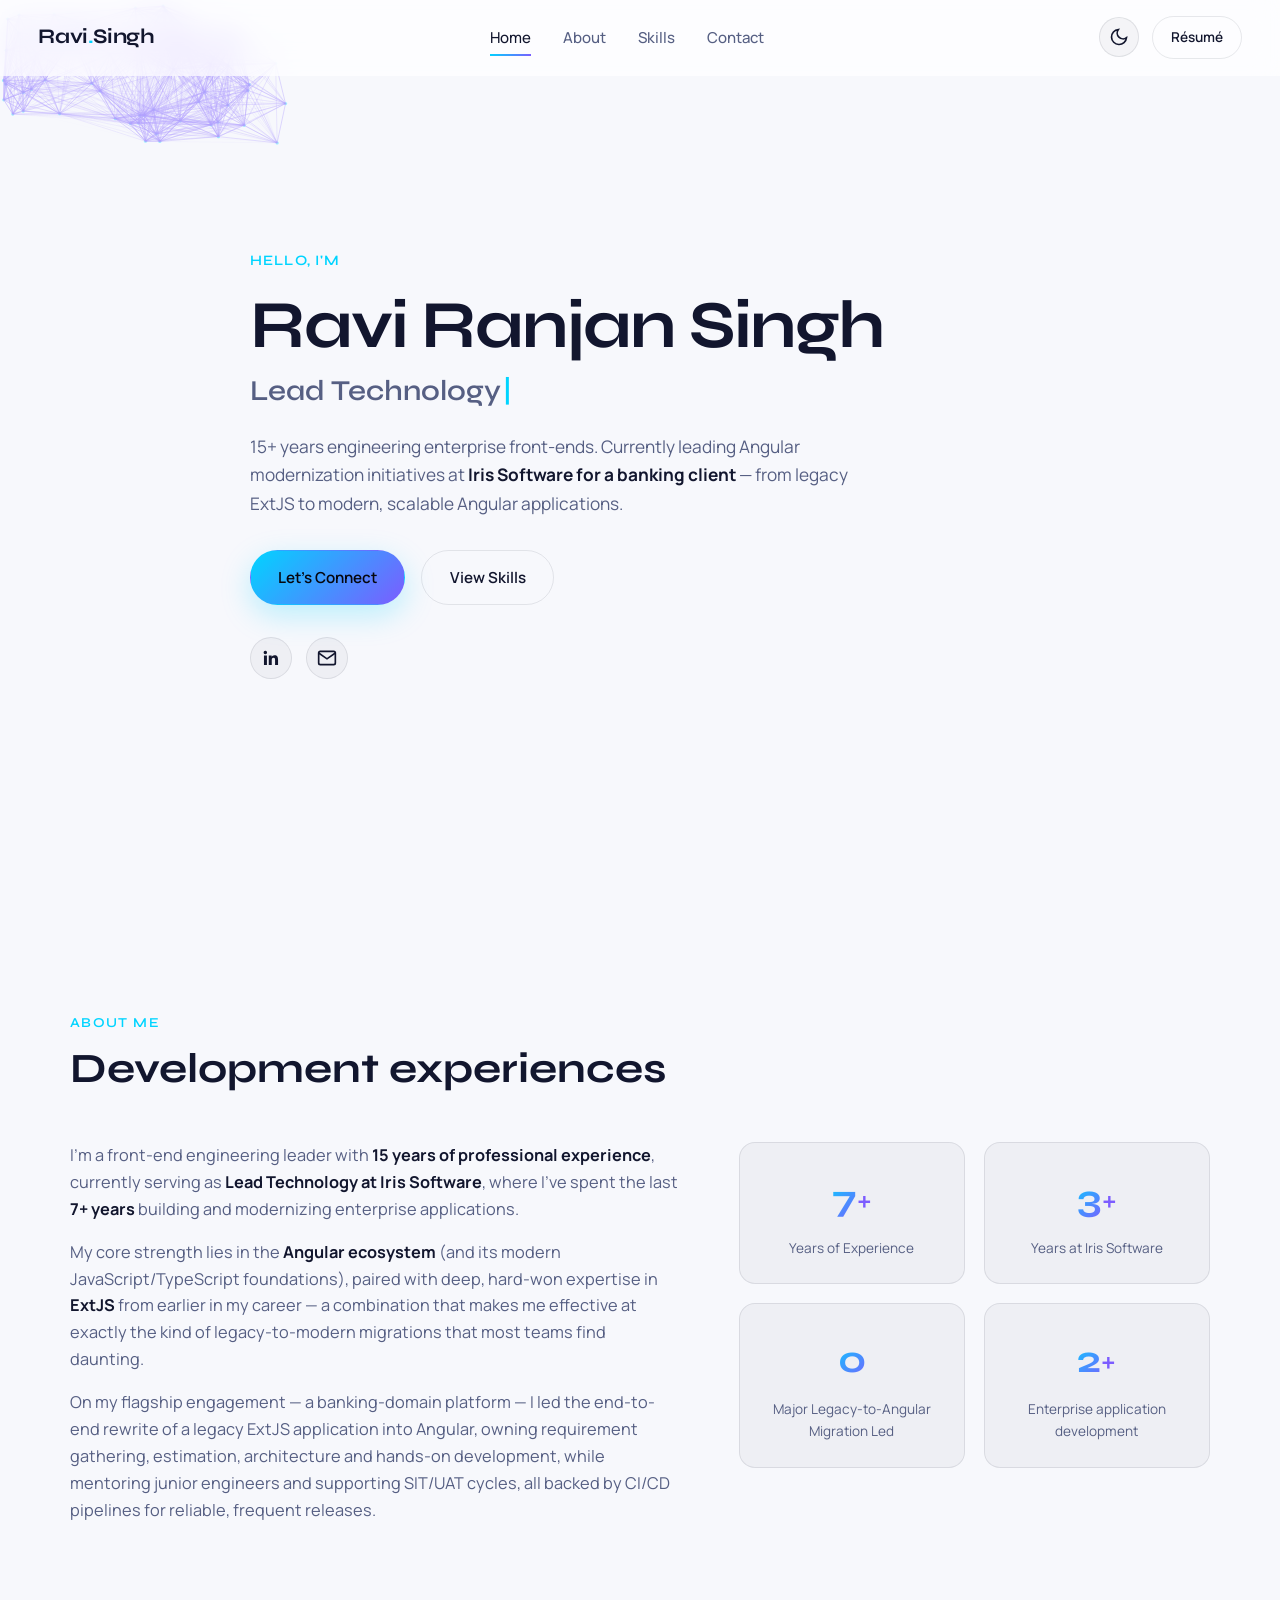
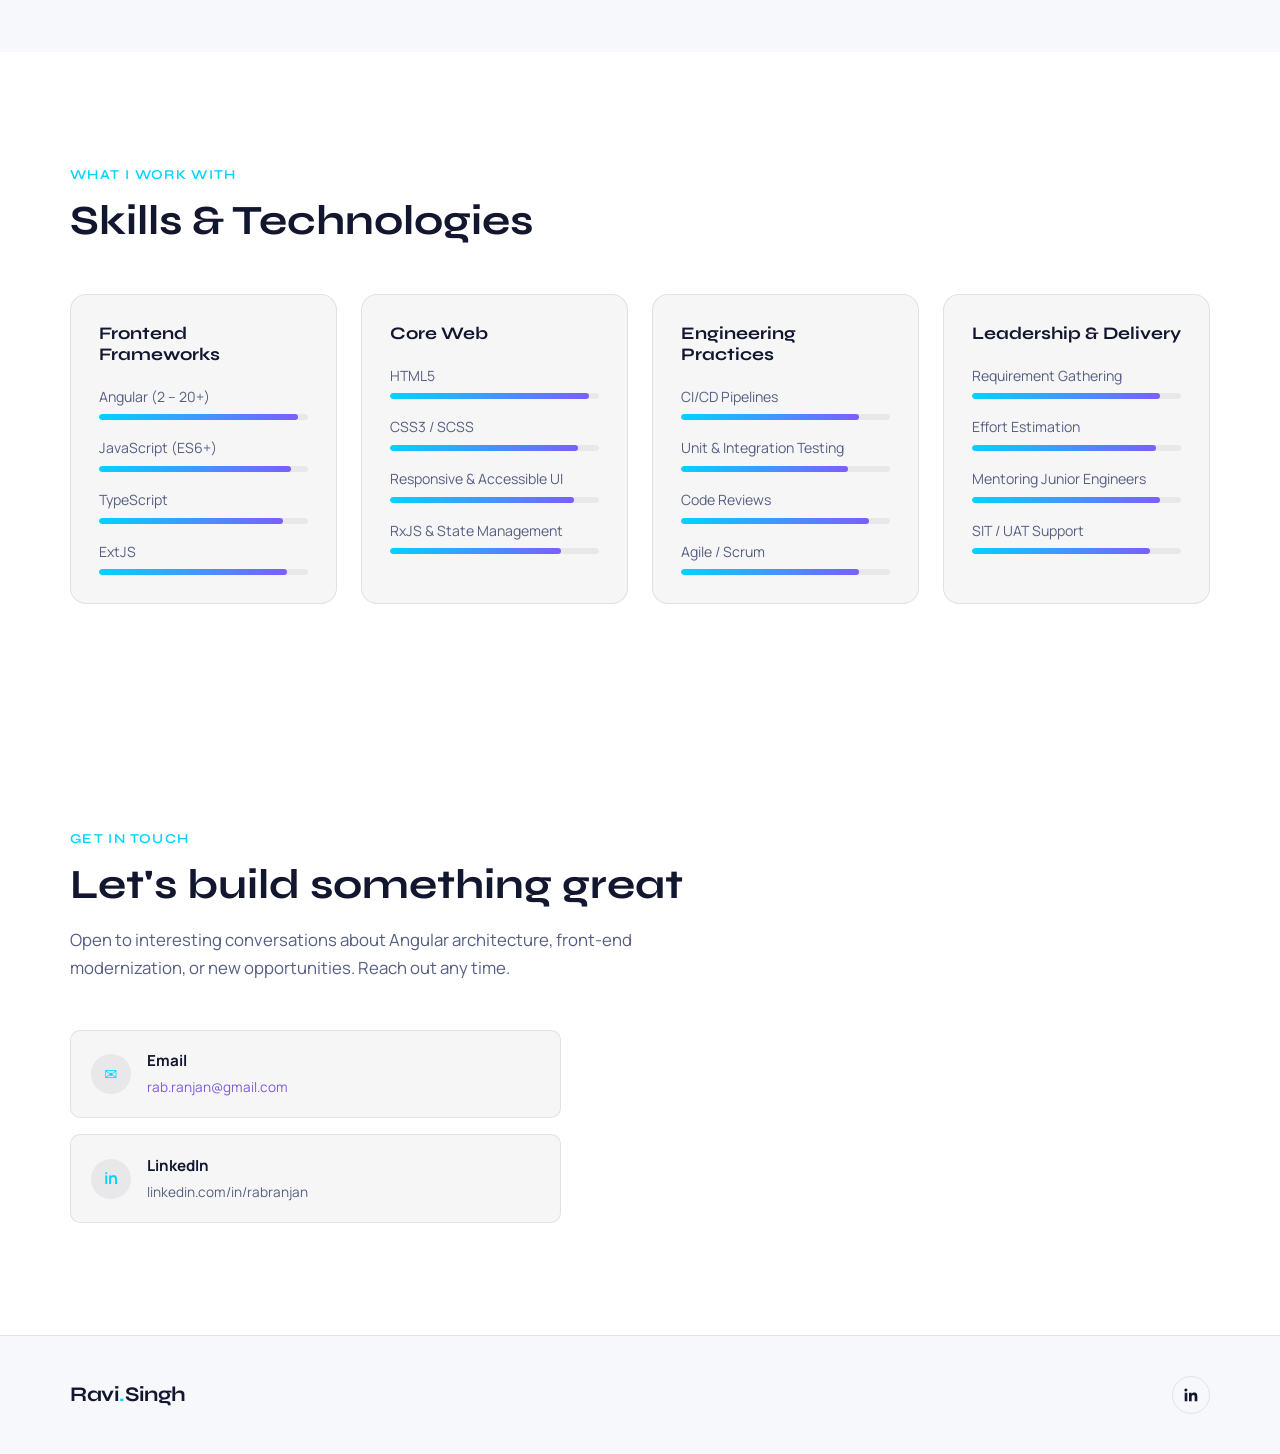
<file: index.html>
<!DOCTYPE html>
<html lang="en">
<head>
  <meta charset="UTF-8" />
  <meta name="viewport" content="width=device-width, initial-scale=1.0" />
  <title>Ravi Ranjan Singh | Lead Technology &amp; Angular Architect</title>
  <meta name="description" content="Ravi Ranjan Singh — Lead Technology at Iris Software. 15+ years building enterprise front-end applications with Angular, JavaScript and ExtJS." />
  <meta name="theme-color" content="#0a0e27" />

  <!-- Open Graph -->
  <meta property="og:title" content="Ravi Ranjan Singh | Lead Technology & Angular Architect" />
  <meta property="og:description" content="15+ years of front-end engineering leadership. Angular, JavaScript, ExtJS, CI/CD." />
  <meta property="og:type" content="website" />
  <meta property="og:url" content="https://www.raviranjansingh.in" />

  <link rel="icon" href="assets-new/favicon.svg" type="image/svg+xml" />
  <link rel="preconnect" href="https://fonts.googleapis.com" />
  <link rel="preconnect" href="https://fonts.gstatic.com" crossorigin />
  <link href="https://fonts.googleapis.com/css2?family=Syne:wght@600;700;800&family=Manrope:wght@400;500;600;700;800&display=swap" rel="stylesheet" />
  <link rel="stylesheet" href="css-new/style.css" />
</head>
<body>

  <!-- ================= PRELOADER ================= -->
  <div id="preloader" aria-hidden="true">
    <div class="loader-mark">RRS</div>
  </div>

  <!-- ================= SKIP LINK ================= -->
  <a class="skip-link" href="#main">Skip to content</a>

  <!-- ================= NAVBAR ================= -->
  <header class="navbar" id="navbar">
    <nav class="nav-container" aria-label="Primary">
      <a href="#home" class="logo">Ravi<span>.</span>Singh</a>

      <ul class="nav-links" id="navLinks">
        <li><a href="#home" class="nav-link active-link">Home</a></li>
        <li><a href="#about" class="nav-link">About</a></li>
        <li><a href="#skills" class="nav-link">Skills</a></li>
        <!-- <li><a href="#experience" class="nav-link">Experience</a></li>
        <li><a href="#projects" class="nav-link">Projects</a></li>
        <li><a href="#education" class="nav-link">Education</a></li> -->
        <li><a href="#contact" class="nav-link">Contact</a></li>
      </ul>

      <div class="nav-actions">
        <button id="themeToggle" class="icon-btn" aria-label="Toggle dark / light theme" title="Toggle theme">
          <svg class="icon-sun" width="20" height="20" viewBox="0 0 24 24" fill="none" stroke="currentColor" stroke-width="2"><circle cx="12" cy="12" r="4"/><path d="M12 2v2M12 20v2M4.93 4.93l1.41 1.41M17.66 17.66l1.41 1.41M2 12h2M20 12h2M6.34 17.66l-1.41 1.41M19.07 4.93l-1.41 1.41"/></svg>
          <svg class="icon-moon" width="20" height="20" viewBox="0 0 24 24" fill="none" stroke="currentColor" stroke-width="2"><path d="M21 12.79A9 9 0 1 1 11.21 3 7 7 0 0 0 21 12.79z"/></svg>
        </button>
        <a href="assets-new/resume.pdf" class="btn btn-outline btn-small" download>Résumé</a>
        <button class="hamburger" id="hamburger" aria-label="Open menu" aria-expanded="false" aria-controls="navLinks">
          <span></span><span></span><span></span>
        </button>
      </div>
    </nav>
  </header>

  <main id="main">

    <!-- ================= HERO ================= -->
    <section id="home" class="hero">
      <canvas id="particles" aria-hidden="true"></canvas>
      <div class="hero-inner container">
        <p class="eyebrow reveal" data-reveal>Hello, I'm</p>
        <h1 class="hero-name reveal" data-reveal>Ravi Ranjan Singh</h1>
        <h2 class="hero-role reveal" data-reveal>
          <span id="typedRole">Lead Technology</span><span class="cursor">|</span>
        </h2>
        <p class="hero-summary reveal" data-reveal>
          15+ years engineering enterprise front-ends. Currently leading Angular modernization
          initiatives at <strong>Iris Software for a banking client</strong> — from legacy ExtJS to modern, scalable Angular applications.
        </p>
        <div class="hero-cta reveal" data-reveal>
          <a href="#contact" class="btn btn-primary">Let's Connect</a>
          <a href="#skills" class="btn btn-outline">View Skills</a>
        </div>
        <div class="hero-socials reveal" data-reveal>
          <a href="https://www.linkedin.com/in/rabranjan/" target="_blank" rel="noopener noreferrer" aria-label="LinkedIn profile">
            <svg width="20" height="20" viewBox="0 0 24 24" fill="currentColor"><path d="M20.45 20.45h-3.56v-5.57c0-1.33-.03-3.04-1.85-3.04-1.86 0-2.14 1.45-2.14 2.94v5.67H9.34V9h3.42v1.56h.05c.48-.9 1.64-1.85 3.38-1.85 3.6 0 4.27 2.37 4.27 5.46v6.28zM5.34 7.43a2.07 2.07 0 1 1 0-4.13 2.07 2.07 0 0 1 0 4.13zM7.12 20.45H3.56V9h3.56v11.45z"/></svg>
          </a>
          <a href="mailto:your.email@example.com" aria-label="Send an email">
            <svg width="20" height="20" viewBox="0 0 24 24" fill="none" stroke="currentColor" stroke-width="2"><path d="M4 4h16v16H4z" opacity="0"/><path d="M22 6c0-1.1-.9-2-2-2H4a2 2 0 0 0-2 2v12a2 2 0 0 0 2 2h16a2 2 0 0 0 2-2V6z"/><path d="m22 6-10 7L2 6"/></svg>
          </a>
        </div>
        <a href="#about" class="scroll-cue" aria-label="Scroll to About section">
          <span></span>
        </a>
      </div>
    </section>

    <!-- ================= ABOUT ================= -->
    <section id="about" class="section">
      <div class="container">
        <p class="section-tag reveal" data-reveal>About Me</p>
        <h2 class="section-title reveal" data-reveal>Development experiences</h2>

        <div class="about-grid">
          <div class="about-text reveal" data-reveal>
            <p>
              I'm a front-end engineering leader with <strong>15 years of professional experience</strong>,
              currently serving as <strong>Lead Technology at Iris Software</strong>, where I've spent the
              last <strong>7+ years</strong> building and modernizing enterprise applications.
            </p>
            <p>
              My core strength lies in the <strong>Angular ecosystem</strong> (and its modern JavaScript/TypeScript
              foundations), paired with deep, hard-won expertise in <strong>ExtJS</strong> from earlier in my career —
              a combination that makes me effective at exactly the kind of legacy-to-modern migrations that
              most teams find daunting.
            </p>
            <p>
              On my flagship engagement — a banking-domain platform — I led the end-to-end rewrite of a
              legacy ExtJS application into Angular, owning requirement gathering, estimation, architecture
              and hands-on development, while mentoring junior engineers and supporting SIT/UAT cycles,
              all backed by CI/CD pipelines for reliable, frequent releases.
            </p>
            <!-- <p class="placeholder-note">
              [Placeholder: add a line or two about your personal mission/interests — e.g. what drew you to
              front-end engineering, or what you enjoy outside of work.]
            </p> -->
          </div>

          <div class="about-stats reveal" data-reveal>
            <div class="stat-card">
              <span class="stat-number" data-count="15">0</span><span class="stat-suffix">+</span>
              <span class="stat-label">Years of Experience</span>
            </div>
            <div class="stat-card">
              <span class="stat-number" data-count="7">0</span><span class="stat-suffix">+</span>
              <span class="stat-label">Years at Iris Software</span>
            </div>
            <div class="stat-card">
              <span class="stat-number" data-count="1">0</span><span class="stat-suffix"></span>
              <span class="stat-label">Major Legacy-to-Angular Migration Led</span>
            </div>
            <div class="stat-card">
              <span class="stat-number" data-count="5">0</span><span class="stat-suffix">+</span>
              <span class="stat-label">Enterprise application development</span>
            </div>
          </div>
        </div>
      </div>
    </section>

    <!-- ================= SKILLS ================= -->
    <section id="skills" class="section section-alt">
      <div class="container">
        <p class="section-tag reveal" data-reveal>What I Work With</p>
        <h2 class="section-title reveal" data-reveal>Skills &amp; Technologies</h2>

        <div class="skills-grid">

          <div class="skill-card reveal" data-reveal>
            <h3>Frontend Frameworks</h3>
            <ul class="skill-bars">
              <li><span>Angular (2 – 20+)</span><div class="bar"><i style="--w:95%"></i></div></li>
              <li><span>JavaScript (ES6+)</span><div class="bar"><i style="--w:92%"></i></div></li>
              <li><span>TypeScript</span><div class="bar"><i style="--w:88%"></i></div></li>
              <li><span>ExtJS</span><div class="bar"><i style="--w:90%"></i></div></li>
            </ul>
          </div>

          <div class="skill-card reveal" data-reveal>
            <h3>Core Web</h3>
            <ul class="skill-bars">
              <li><span>HTML5</span><div class="bar"><i style="--w:95%"></i></div></li>
              <li><span>CSS3 / SCSS</span><div class="bar"><i style="--w:90%"></i></div></li>
              <li><span>Responsive &amp; Accessible UI</span><div class="bar"><i style="--w:88%"></i></div></li>
              <li><span>RxJS &amp; State Management</span><div class="bar"><i style="--w:82%"></i></div></li>
            </ul>
          </div>

          <div class="skill-card reveal" data-reveal>
            <h3>Engineering Practices</h3>
            <ul class="skill-bars">
              <li><span>CI/CD Pipelines</span><div class="bar"><i style="--w:85%"></i></div></li>
              <li><span>Unit &amp; Integration Testing</span><div class="bar"><i style="--w:80%"></i></div></li>
              <li><span>Code Reviews</span><div class="bar"><i style="--w:90%"></i></div></li>
              <li><span>Agile / Scrum</span><div class="bar"><i style="--w:85%"></i></div></li>
            </ul>
          </div>

          <div class="skill-card reveal" data-reveal>
            <h3>Leadership &amp; Delivery</h3>
            <ul class="skill-bars">
              <li><span>Requirement Gathering</span><div class="bar"><i style="--w:90%"></i></div></li>
              <li><span>Effort Estimation</span><div class="bar"><i style="--w:88%"></i></div></li>
              <li><span>Mentoring Junior Engineers</span><div class="bar"><i style="--w:90%"></i></div></li>
              <li><span>SIT / UAT Support</span><div class="bar"><i style="--w:85%"></i></div></li>
            </ul>
          </div>

        </div>
      </div>
    </section>

    <!-- ================= EXPERIENCE ================= -->
    <!-- <section id="experience" class="section">
      <div class="container">
        <p class="section-tag reveal" data-reveal>Career Path</p>
        <h2 class="section-title reveal" data-reveal>Experience</h2>

        <div class="timeline">
          <div class="timeline-item reveal" data-reveal>
            <div class="timeline-dot"></div>
            <div class="timeline-content">
              <span class="timeline-date">2019 &mdash; Present &middot; 7+ yrs</span>
              <h3>Lead Technology</h3>
              <h4>Iris Software</h4>
              <p>
                Leading front-end architecture and delivery for a banking-domain platform, including a
                ground-up rewrite of a legacy ExtJS application into Angular. Responsible for requirement
                gathering, estimation, hands-on development, mentoring junior developers, and supporting
                SIT/UAT cycles &mdash; all delivered through CI/CD pipelines.
              </p>
              <div class="tags">
                <span>Angular</span><span>JavaScript</span><span>ExtJS</span><span>CI/CD</span><span>Mentoring</span>
              </div>
            </div>
          </div>

          <div class="timeline-item reveal" data-reveal>
            <div class="timeline-dot"></div>
            <div class="timeline-content placeholder-block">
              <span class="timeline-date">2011 &mdash; 2019 &middot; ~8 yrs</span>
              <h3 class="placeholder-note">[Placeholder: Your Earlier Job Title]</h3>
              <h4 class="placeholder-note">[Placeholder: Company Name]</h4>
              <p class="placeholder-note">
                [Placeholder: Add details of your earlier roles here &mdash; e.g. ExtJS development,
                the products you built, and any notable achievements before joining Iris Software.]
              </p>
              <div class="tags">
                <span class="placeholder-note">ExtJS</span><span class="placeholder-note">JavaScript</span>
              </div>
            </div>
          </div>
        </div>
      </div>
    </section> -->

    <!-- ================= FEATURED PROJECT ================= -->
    <!-- <section id="projects" class="section section-alt">
      <div class="container">
        <p class="section-tag reveal" data-reveal>Featured Work</p>
        <h2 class="section-title reveal" data-reveal>Projects</h2>

        <div class="project-card reveal" data-reveal>
          <div class="project-info">
            <span class="project-tag">Banking Domain &middot; Legacy Modernization</span>
            <h3>ExtJS &rarr; Angular Platform Rewrite</h3>
            <p>
              Led the end-to-end modernization of a mission-critical banking application from legacy ExtJS
              to a modern Angular front-end. Owned the technical roadmap from requirement gathering and
              estimation through to development, mentoring the delivery team and supporting SIT/UAT,
              with CI/CD pipelines enabling frequent, reliable releases.
            </p>
            <ul class="project-points">
              <li>Directed migration strategy from ExtJS to Angular for a large-scale banking application</li>
              <li>Owned requirement gathering &amp; effort estimation with business stakeholders</li>
              <li>Mentored junior developers on Angular best practices and code quality</li>
              <li>Supported SIT/UAT cycles, coordinating fixes through CI/CD pipelines</li>
              <li class="placeholder-note">[Placeholder: add a measurable outcome, e.g. "cut page load time by X%" or "reduced production defects by Y%"]</li>
            </ul>
            <div class="tags">
              <span>Angular</span><span>ExtJS</span><span>TypeScript</span><span>CI/CD</span><span>Banking Domain</span>
            </div>
          </div>
        </div>

        <p class="placeholder-note center-note">
          [Placeholder: Add more project cards here for other work you'd like to showcase —
          duplicate the .project-card block in index.html.]
        </p>
      </div>
    </section> -->

    <!-- ================= EDUCATION ================= -->
    <!-- <section id="education" class="section">
      <div class="container">
        <p class="section-tag reveal" data-reveal>Background</p>
        <h2 class="section-title reveal" data-reveal>Education &amp; Certifications</h2>

        <div class="edu-grid">
          <div class="edu-card reveal" data-reveal>
            <h3 class="placeholder-note">[Placeholder: Degree Name]</h3>
            <p class="placeholder-note">[Placeholder: Institution Name &middot; Year]</p>
          </div>
          <div class="edu-card reveal" data-reveal>
            <h3 class="placeholder-note">[Placeholder: Certification Name]</h3>
            <p class="placeholder-note">[Placeholder: Issuing Body &middot; Year]</p>
          </div>
        </div>
      </div>
    </section> -->

    <!-- ================= CONTACT ================= -->
    <section id="contact" class="section section-alt">
      <div class="container">
        <p class="section-tag reveal" data-reveal>Get In Touch</p>
        <h2 class="section-title reveal" data-reveal>Let's build something great</h2>
        <p class="section-subtitle reveal" data-reveal>
          Open to interesting conversations about Angular architecture, front-end modernization,
          or new opportunities. Reach out any time.
        </p>

        <div class="contact-grid">
          <div class="contact-info reveal" data-reveal>
            <a class="contact-item" href="mailto:rab.ranjan@gmail.com">
              <span class="contact-icon">✉</span>
              <span>
                <strong>Email</strong>
                <em class="placeholder-note">rab.ranjan@gmail.com</em>
              </span>
            </a>
            <a class="contact-item" href="https://www.linkedin.com/in/rabranjan/" target="_blank" rel="noopener noreferrer">
              <span class="contact-icon">in</span>
              <span>
                <strong>LinkedIn</strong>
                <em>linkedin.com/in/rabranjan</em>
              </span>
            </a>
            <!-- <div class="contact-item placeholder-note">
              <span class="contact-icon">☎</span>
              <span>
                <strong>Phone</strong>
                <em>[Placeholder: add phone number]</em>
              </span>
            </div> -->
          </div>

          <!-- <form class="contact-form reveal" data-reveal id="contactForm">
            <div class="form-row">
              <label for="name">Name</label>
              <input type="text" id="name" name="name" required autocomplete="name" />
            </div>
            <div class="form-row">
              <label for="email">Email</label>
              <input type="email" id="email" name="email" required autocomplete="email" />
            </div>
            <div class="form-row">
              <label for="message">Message</label>
              <textarea id="message" name="message" rows="5" required></textarea>
            </div>
            <button type="submit" class="btn btn-primary">Send Message</button>
            <p class="form-note">Opens your email client (no backend needed on a static site).</p>
          </form> -->
        </div>
      </div>
    </section>

  </main>

  <!-- ================= FOOTER ================= -->
  <footer class="footer">
    <div class="container footer-inner">
      <a href="#home" class="logo">Ravi<span>.</span>Singh</a>
      <!-- <p>&copy; <span id="year"></span> Ravi Ranjan Singh. Built with HTML, CSS &amp; JavaScript.</p> -->
      <a href="https://www.linkedin.com/in/rabranjan/" target="_blank" rel="noopener noreferrer" aria-label="LinkedIn profile">
        <svg width="18" height="18" viewBox="0 0 24 24" fill="currentColor"><path d="M20.45 20.45h-3.56v-5.57c0-1.33-.03-3.04-1.85-3.04-1.86 0-2.14 1.45-2.14 2.94v5.67H9.34V9h3.42v1.56h.05c.48-.9 1.64-1.85 3.38-1.85 3.6 0 4.27 2.37 4.27 5.46v6.28zM5.34 7.43a2.07 2.07 0 1 1 0-4.13 2.07 2.07 0 0 1 0 4.13zM7.12 20.45H3.56V9h3.56v11.45z"/></svg>
      </a>
    </div>
  </footer>

  <button id="backToTop" class="back-to-top" aria-label="Back to top">&uarr;</button>

  <script src="js-new/script.js"></script>
</body>
</html>
</file>
<file: css-new/style.css>
/* ==========================================================================
   Ravi Ranjan Singh — Portfolio
   Design tokens + base + components + sections + responsive
   ========================================================================== */

:root {
  /* -------- Brand palette (dark theme = default) -------- */
  --bg: #0a0e27;
  --bg-alt: #0d1230;
  --surface: rgba(255, 255, 255, 0.04);
  --surface-strong: rgba(255, 255, 255, 0.07);
  --border: rgba(255, 255, 255, 0.1);
  --text: #eef1fb;
  --text-muted: #9aa3c7;
  --accent: #00d4ff;
  --accent-2: #7c5cff;
  --accent-gradient: linear-gradient(135deg, #00d4ff 0%, #7c5cff 100%);
  --success: #22d3a5;
  --shadow: 0 20px 60px rgba(0, 0, 0, 0.45);
  --radius: 16px;
  --radius-sm: 10px;
  --font-display: "Syne", "Manrope", sans-serif;
  --font-body: "Manrope", system-ui, sans-serif;
  --header-h: 76px;
  --transition: 0.35s cubic-bezier(0.4, 0, 0.2, 1);
}

[data-theme="light"] {
  --bg: #f7f8fc;
  --bg-alt: #ffffff;
  --surface: rgba(10, 14, 39, 0.035);
  --surface-strong: rgba(10, 14, 39, 0.06);
  --border: rgba(10, 14, 39, 0.09);
  --text: #12162e;
  --text-muted: #565f83;
  --shadow: 0 20px 50px rgba(20, 25, 60, 0.1);
}

* , *::before, *::after { box-sizing: border-box; }

html { scroll-behavior: smooth; }

body {
  margin: 0;
  background: var(--bg);
  color: var(--text);
  font-family: var(--font-body);
  line-height: 1.65;
  -webkit-font-smoothing: antialiased;
  transition: background var(--transition), color var(--transition);
  overflow-x: hidden;
}

h1, h2, h3, h4 { font-family: var(--font-display); line-height: 1.2; margin: 0; }
p { margin: 0 0 1rem; color: var(--text-muted); }
a { color: inherit; text-decoration: none; }
ul { list-style: none; margin: 0; padding: 0; }
img { max-width: 100%; display: block; }
button { font-family: inherit; cursor: pointer; }

.container { width: min(1140px, 92%); margin-inline: auto; }

.placeholder-note {
  color: var(--accent-2);
  font-style: italic;
  opacity: 0.85;
}
[data-theme="light"] .placeholder-note { color: #6a3fd6; }

.center-note { text-align: center; margin-top: 1.5rem; }

/* -------------------------------- Preloader -------------------------------- */
#preloader {
  position: fixed; inset: 0; z-index: 9999;
  background: var(--bg);
  display: flex; align-items: center; justify-content: center;
  transition: opacity 0.6s ease, visibility 0.6s ease;
}
#preloader.hidden { opacity: 0; visibility: hidden; pointer-events: none; }
.loader-mark {
  font-family: var(--font-display);
  font-weight: 700;
  font-size: 2rem;
  letter-spacing: 0.1em;
  background: var(--accent-gradient);
  -webkit-background-clip: text;
  background-clip: text;
  color: transparent;
  animation: pulse 1.1s ease-in-out infinite;
}
@keyframes pulse { 0%, 100% { transform: scale(1); opacity: 1; } 50% { transform: scale(1.12); opacity: 0.6; } }

/* -------------------------------- Skip link -------------------------------- */
.skip-link {
  position: absolute; left: -999px; top: 0; z-index: 10000;
  background: var(--accent); color: #05070f; padding: 0.75rem 1.25rem; border-radius: 0 0 8px 0;
}
.skip-link:focus { left: 0; }

/* -------------------------------- Navbar -------------------------------- */
.navbar {
  position: fixed; top: 0; left: 0; right: 0; z-index: 1000;
  height: var(--header-h);
  display: flex; align-items: center;
  backdrop-filter: blur(14px) saturate(140%);
  -webkit-backdrop-filter: blur(14px) saturate(140%);
  background: rgba(10, 14, 39, 0.55);
  border-bottom: 1px solid transparent;
  transition: background var(--transition), border-color var(--transition), box-shadow var(--transition);
}
[data-theme="light"] .navbar { background: rgba(255, 255, 255, 0.7); }
.navbar.scrolled { border-bottom-color: var(--border); box-shadow: 0 8px 30px rgba(0,0,0,0.25); }

.nav-container {
  width: min(1240px, 94%); margin-inline: auto;
  display: flex; align-items: center; justify-content: space-between;
  gap: 1.5rem;
}

.logo {
  font-family: var(--font-display); font-weight: 700; font-size: 1.3rem; letter-spacing: -0.02em;
}
.logo span { color: var(--accent); }

.nav-links { display: flex; gap: 2rem; }
.nav-link {
  position: relative; font-size: 0.94rem; font-weight: 500; color: var(--text-muted);
  padding: 0.4rem 0; transition: color var(--transition);
}
.nav-link::after {
  content: ""; position: absolute; left: 0; bottom: -2px; width: 0; height: 2px;
  background: var(--accent-gradient); transition: width var(--transition);
}
.nav-link:hover, .nav-link.active-link { color: var(--text); }
.nav-link:hover::after, .nav-link.active-link::after { width: 100%; }

.nav-actions { display: flex; align-items: center; gap: 0.85rem; }

.icon-btn {
  background: var(--surface); border: 1px solid var(--border); color: var(--text);
  width: 40px; height: 40px; border-radius: 50%;
  display: grid; place-items: center; transition: transform var(--transition), background var(--transition);
}
.icon-btn:hover { transform: translateY(-2px) rotate(8deg); background: var(--surface-strong); }
.icon-moon { display: none; }
[data-theme="light"] .icon-sun { display: none; }
[data-theme="light"] .icon-moon { display: block; }

.hamburger {
  display: none; flex-direction: column; gap: 5px; background: none; border: none; padding: 8px;
}
.hamburger span { width: 24px; height: 2px; background: var(--text); border-radius: 2px; transition: var(--transition); }
.hamburger.active span:nth-child(1) { transform: translateY(7px) rotate(45deg); }
.hamburger.active span:nth-child(2) { opacity: 0; }
.hamburger.active span:nth-child(3) { transform: translateY(-7px) rotate(-45deg); }

/* -------------------------------- Buttons -------------------------------- */
.btn {
  display: inline-flex; align-items: center; justify-content: center; gap: 0.5rem;
  padding: 0.85rem 1.7rem; border-radius: 999px; font-weight: 600; font-size: 0.95rem;
  border: 1px solid transparent; transition: transform var(--transition), box-shadow var(--transition), background var(--transition), color var(--transition);
  white-space: nowrap;
}
.btn-primary { background: var(--accent-gradient); color: #06070f; box-shadow: 0 10px 30px rgba(0, 212, 255, 0.25); }
.btn-primary:hover { transform: translateY(-3px); box-shadow: 0 16px 40px rgba(124, 92, 255, 0.35); }
.btn-outline { background: transparent; border-color: var(--border); color: var(--text); }
.btn-outline:hover { background: var(--surface); border-color: var(--accent); transform: translateY(-3px); }
.btn-small { padding: 0.55rem 1.1rem; font-size: 0.85rem; }

/* -------------------------------- Hero -------------------------------- */
.hero {
  position: relative; min-height: 100vh; display: flex; align-items: center;
  padding-top: var(--header-h);
  overflow: hidden;
}
#particles { position: absolute; inset: 0; z-index: 0; opacity: 0.55; }

.hero-inner { position: relative; z-index: 1; max-width: 780px; }

.eyebrow {
  font-family: var(--font-display); color: var(--accent); letter-spacing: 0.08em; text-transform: uppercase;
  font-size: 0.9rem; margin-bottom: 0.75rem; font-weight: 600;
}
.hero-name {
  font-size: clamp(2.4rem, 6vw, 4.2rem); font-weight: 700; letter-spacing: -0.03em; margin-bottom: 0.5rem;
}
.hero-role {
  font-size: clamp(1.2rem, 3vw, 1.8rem); font-weight: 600; color: var(--text-muted); margin-bottom: 1.5rem;
  min-height: 2.2rem;
}
.hero-role .cursor { color: var(--accent); animation: blink 1s step-end infinite; margin-left: 2px; }
@keyframes blink { 50% { opacity: 0; } }

.hero-summary { font-size: 1.08rem; max-width: 620px; margin-bottom: 2rem; }
.hero-summary strong { color: var(--text); }

.hero-cta { display: flex; gap: 1rem; flex-wrap: wrap; margin-bottom: 2rem; }

.hero-socials { display: flex; gap: 0.9rem; margin-bottom: 3rem; }
.hero-socials a {
  width: 42px; height: 42px; border-radius: 50%; border: 1px solid var(--border); background: var(--surface);
  display: grid; place-items: center; transition: var(--transition);
}
.hero-socials a:hover { background: var(--accent-gradient); color: #06070f; transform: translateY(-3px); }

.scroll-cue {
  position: absolute; bottom: 2.5rem; left: 50%; transform: translateX(-50%);
  width: 26px; height: 42px; border: 2px solid var(--border); border-radius: 20px;
  display: none;
}
.scroll-cue span {
  position: absolute; top: 6px; left: 50%; transform: translateX(-50%);
  width: 4px; height: 8px; border-radius: 3px; background: var(--accent);
  animation: scrollcue 1.6s ease infinite;
}
@keyframes scrollcue { 0% { top: 6px; opacity: 1; } 70% { top: 22px; opacity: 0; } 100% { opacity: 0; } }

/* -------------------------------- Reveal animation -------------------------------- */
.reveal { opacity: 0; transform: translateY(28px); transition: opacity 0.7s ease, transform 0.7s ease; }
.reveal.in-view { opacity: 1; transform: translateY(0); }
.reveal:nth-child(2) { transition-delay: 0.06s; }
.reveal:nth-child(3) { transition-delay: 0.12s; }
.reveal:nth-child(4) { transition-delay: 0.18s; }

/* -------------------------------- Sections -------------------------------- */
.section { padding: 7rem 0; }
.section-alt { background: var(--bg-alt); }

.section-tag {
  font-family: var(--font-display); color: var(--accent); text-transform: uppercase;
  letter-spacing: 0.1em; font-size: 0.85rem; font-weight: 600; margin-bottom: 0.6rem;
}
.section-title { font-size: clamp(1.8rem, 4vw, 2.6rem); margin-bottom: 1rem; max-width: 720px; }
.section-subtitle { max-width: 620px; font-size: 1.05rem; margin-bottom: 3rem; }

/* -------------------------------- About -------------------------------- */
.about-grid { display: grid; grid-template-columns: 1.3fr 1fr; gap: 3.5rem; margin-top: 3rem; align-items: start; }
.about-text p { font-size: 1.02rem; }
.about-text strong { color: var(--text); }

.about-stats { display: grid; grid-template-columns: 1fr 1fr; gap: 1.2rem; }
.stat-card {
  background: var(--surface); border: 1px solid var(--border); border-radius: var(--radius);
  padding: 1.5rem; text-align: center; transition: transform var(--transition), border-color var(--transition);
}
.stat-card:hover { transform: translateY(-6px); border-color: var(--accent); }
.stat-number {
  font-family: var(--font-display); font-size: 2.4rem; font-weight: 700;
  background: var(--accent-gradient); -webkit-background-clip: text; background-clip: text; color: transparent;
}
.stat-suffix { font-size: 1.6rem; font-weight: 700; color: var(--accent-2); }
.stat-label { display: block; margin-top: 0.4rem; font-size: 0.85rem; color: var(--text-muted); }

/* -------------------------------- Skills -------------------------------- */
.skills-grid { display: grid; grid-template-columns: repeat(auto-fit, minmax(250px, 1fr)); gap: 1.5rem; margin-top: 3rem; }
.skill-card {
  background: var(--surface); border: 1px solid var(--border); border-radius: var(--radius);
  padding: 1.75rem; transition: transform var(--transition), border-color var(--transition);
}
.skill-card:hover { transform: translateY(-6px); border-color: var(--accent-2); }
.skill-card h3 { font-size: 1.1rem; margin-bottom: 1.25rem; }
.skill-bars li { margin-bottom: 1rem; }
.skill-bars li:last-child { margin-bottom: 0; }
.skill-bars span { display: block; font-size: 0.88rem; margin-bottom: 0.4rem; color: var(--text-muted); }
.bar { height: 6px; border-radius: 4px; background: var(--surface-strong); overflow: hidden; }
.bar i {
  display: block; height: 100%; width: 0; border-radius: 4px; background: var(--accent-gradient);
  transition: width 1.1s cubic-bezier(0.4,0,0.2,1);
}
.skill-card.in-view .bar i, .reveal.in-view .bar i { width: var(--w); }

/* -------------------------------- Timeline -------------------------------- */
.timeline { position: relative; margin-top: 3rem; padding-left: 2rem; border-left: 2px solid var(--border); }
.timeline-item { position: relative; padding-bottom: 3rem; padding-left: 2rem; }
.timeline-item:last-child { padding-bottom: 0; }
.timeline-dot {
  position: absolute; left: -2.55rem; top: 0.3rem; width: 14px; height: 14px; border-radius: 50%;
  background: var(--accent-gradient); box-shadow: 0 0 0 5px var(--surface);
}
.timeline-date { font-size: 0.85rem; color: var(--accent); font-weight: 600; letter-spacing: 0.03em; }
.timeline-content h3 { font-size: 1.3rem; margin-top: 0.4rem; }
.timeline-content h4 { font-size: 1rem; color: var(--text-muted); font-weight: 500; margin-bottom: 0.75rem; }
.timeline-content p { max-width: 680px; }
.placeholder-block { opacity: 0.85; }

.tags { display: flex; flex-wrap: wrap; gap: 0.5rem; margin-top: 1rem; }
.tags span {
  font-size: 0.78rem; padding: 0.35rem 0.8rem; border-radius: 999px; background: var(--surface-strong);
  border: 1px solid var(--border); color: var(--text-muted);
}

/* -------------------------------- Projects -------------------------------- */
.project-card {
  background: var(--surface); border: 1px solid var(--border); border-radius: var(--radius);
  padding: 2.5rem; margin-top: 3rem; position: relative; overflow: hidden;
}
.project-card::before {
  content: ""; position: absolute; top: -60%; right: -20%; width: 60%; height: 220%;
  background: var(--accent-gradient); opacity: 0.08; transform: rotate(20deg);
}
.project-tag { font-size: 0.8rem; color: var(--accent-2); font-weight: 600; text-transform: uppercase; letter-spacing: 0.05em; }
.project-info h3 { font-size: 1.6rem; margin: 0.5rem 0 1rem; }
.project-points { margin: 1rem 0; }
.project-points li { position: relative; padding-left: 1.4rem; margin-bottom: 0.6rem; color: var(--text-muted); }
.project-points li::before { content: "→"; position: absolute; left: 0; color: var(--accent); }

/* -------------------------------- Education -------------------------------- */
.edu-grid { display: grid; grid-template-columns: repeat(auto-fit, minmax(260px, 1fr)); gap: 1.5rem; margin-top: 3rem; }
.edu-card { background: var(--surface); border: 1px solid var(--border); border-radius: var(--radius); padding: 1.75rem; }
.edu-card h3 { font-size: 1.05rem; margin-bottom: 0.5rem; }

/* -------------------------------- Contact -------------------------------- */
.contact-grid { display: grid; grid-template-columns: 0.9fr 1.1fr; gap: 3rem; margin-top: 1rem; }
.contact-info { display: flex; flex-direction: column; gap: 1rem; }
.contact-item {
  display: flex; align-items: center; gap: 1rem; background: var(--surface); border: 1px solid var(--border);
  border-radius: var(--radius-sm); padding: 1.1rem 1.25rem; transition: var(--transition);
}
a.contact-item:hover { border-color: var(--accent); transform: translateX(6px); }
.contact-item strong { display: block; color: var(--text); font-size: 0.95rem; }
.contact-item em { font-style: normal; color: var(--text-muted); font-size: 0.85rem; }
.contact-icon {
  width: 40px; height: 40px; border-radius: 50%; background: var(--surface-strong); display: grid; place-items: center;
  font-weight: 700; color: var(--accent); flex-shrink: 0;
}

.contact-form { background: var(--surface); border: 1px solid var(--border); border-radius: var(--radius); padding: 2rem; }
.form-row { margin-bottom: 1.2rem; display: flex; flex-direction: column; gap: 0.5rem; }
.form-row label { font-size: 0.85rem; color: var(--text-muted); font-weight: 600; }
.form-row input, .form-row textarea {
  background: var(--bg); border: 1px solid var(--border); border-radius: var(--radius-sm); color: var(--text);
  padding: 0.75rem 1rem; font-family: inherit; font-size: 0.95rem; resize: vertical; transition: border-color var(--transition);
}
.form-row input:focus, .form-row textarea:focus { outline: none; border-color: var(--accent); }
.form-note { font-size: 0.8rem; margin-top: 0.75rem; margin-bottom: 0; }

/* -------------------------------- Footer -------------------------------- */
.footer { border-top: 1px solid var(--border); padding: 2.5rem 0; }
.footer-inner { display: flex; align-items: center; justify-content: space-between; flex-wrap: wrap; gap: 1rem; }
.footer-inner p { margin: 0; font-size: 0.85rem; }
.footer-inner a[aria-label] { width: 38px; height: 38px; border-radius: 50%; border: 1px solid var(--border); display: grid; place-items: center; transition: var(--transition); }
.footer-inner a[aria-label]:hover { background: var(--accent-gradient); color: #06070f; }

/* -------------------------------- Back to top -------------------------------- */
.back-to-top {
  position: fixed; bottom: 2rem; right: 2rem; width: 46px; height: 46px; border-radius: 50%;
  background: var(--accent-gradient); color: #06070f; border: none; font-size: 1.1rem; font-weight: 700;
  display: grid; place-items: center; box-shadow: var(--shadow); opacity: 0; visibility: hidden; transform: translateY(10px);
  transition: var(--transition); z-index: 900;
}
.back-to-top.visible { opacity: 1; visibility: visible; transform: translateY(0); }

/* -------------------------------- Responsive -------------------------------- */
@media (max-width: 900px) {
  .about-grid, .contact-grid { grid-template-columns: 1fr; }
  .scroll-cue { display: block; }
}

@media (max-width: 780px) {
  .nav-links {
    position: fixed; top: var(--header-h); left: 0; right: 0; flex-direction: column; gap: 0;
    background: var(--bg-alt); border-bottom: 1px solid var(--border);
    max-height: 0; overflow: hidden; transition: max-height var(--transition);
  }
  .nav-links.open { max-height: 420px; }
  .nav-links li { width: 100%; }
  .nav-link { display: block; padding: 1rem 6%; }
  .hamburger { display: flex; }
  .about-stats { grid-template-columns: 1fr 1fr; }
}

@media (max-width: 520px) {
  .section { padding: 5rem 0; }
  .hero-cta { flex-direction: column; align-items: stretch; }
  .btn { width: 100%; }
  .about-stats { grid-template-columns: 1fr; }
}

/* Reduced motion */
@media (prefers-reduced-motion: reduce) {
  html { scroll-behavior: auto; }
  .reveal, .bar i, * { transition-duration: 0.01ms !important; animation-duration: 0.01ms !important; }
}
</file>
